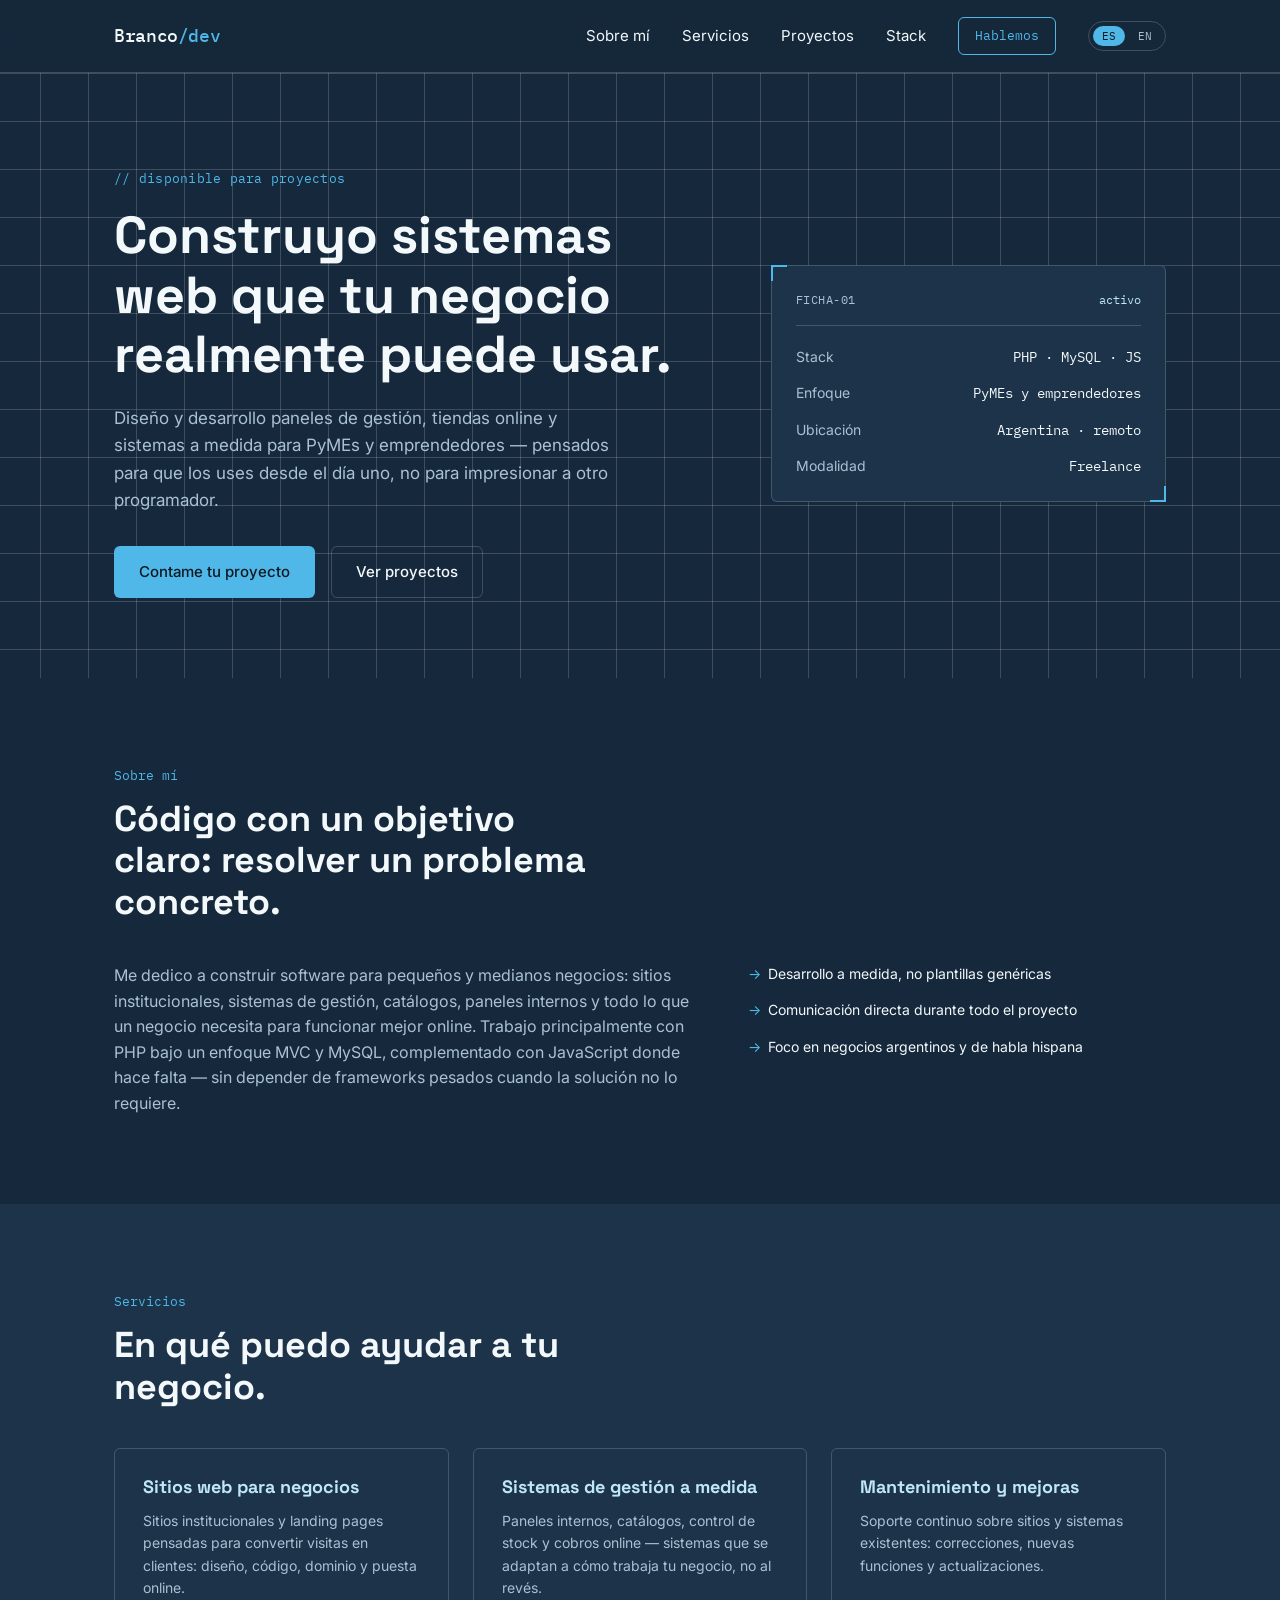
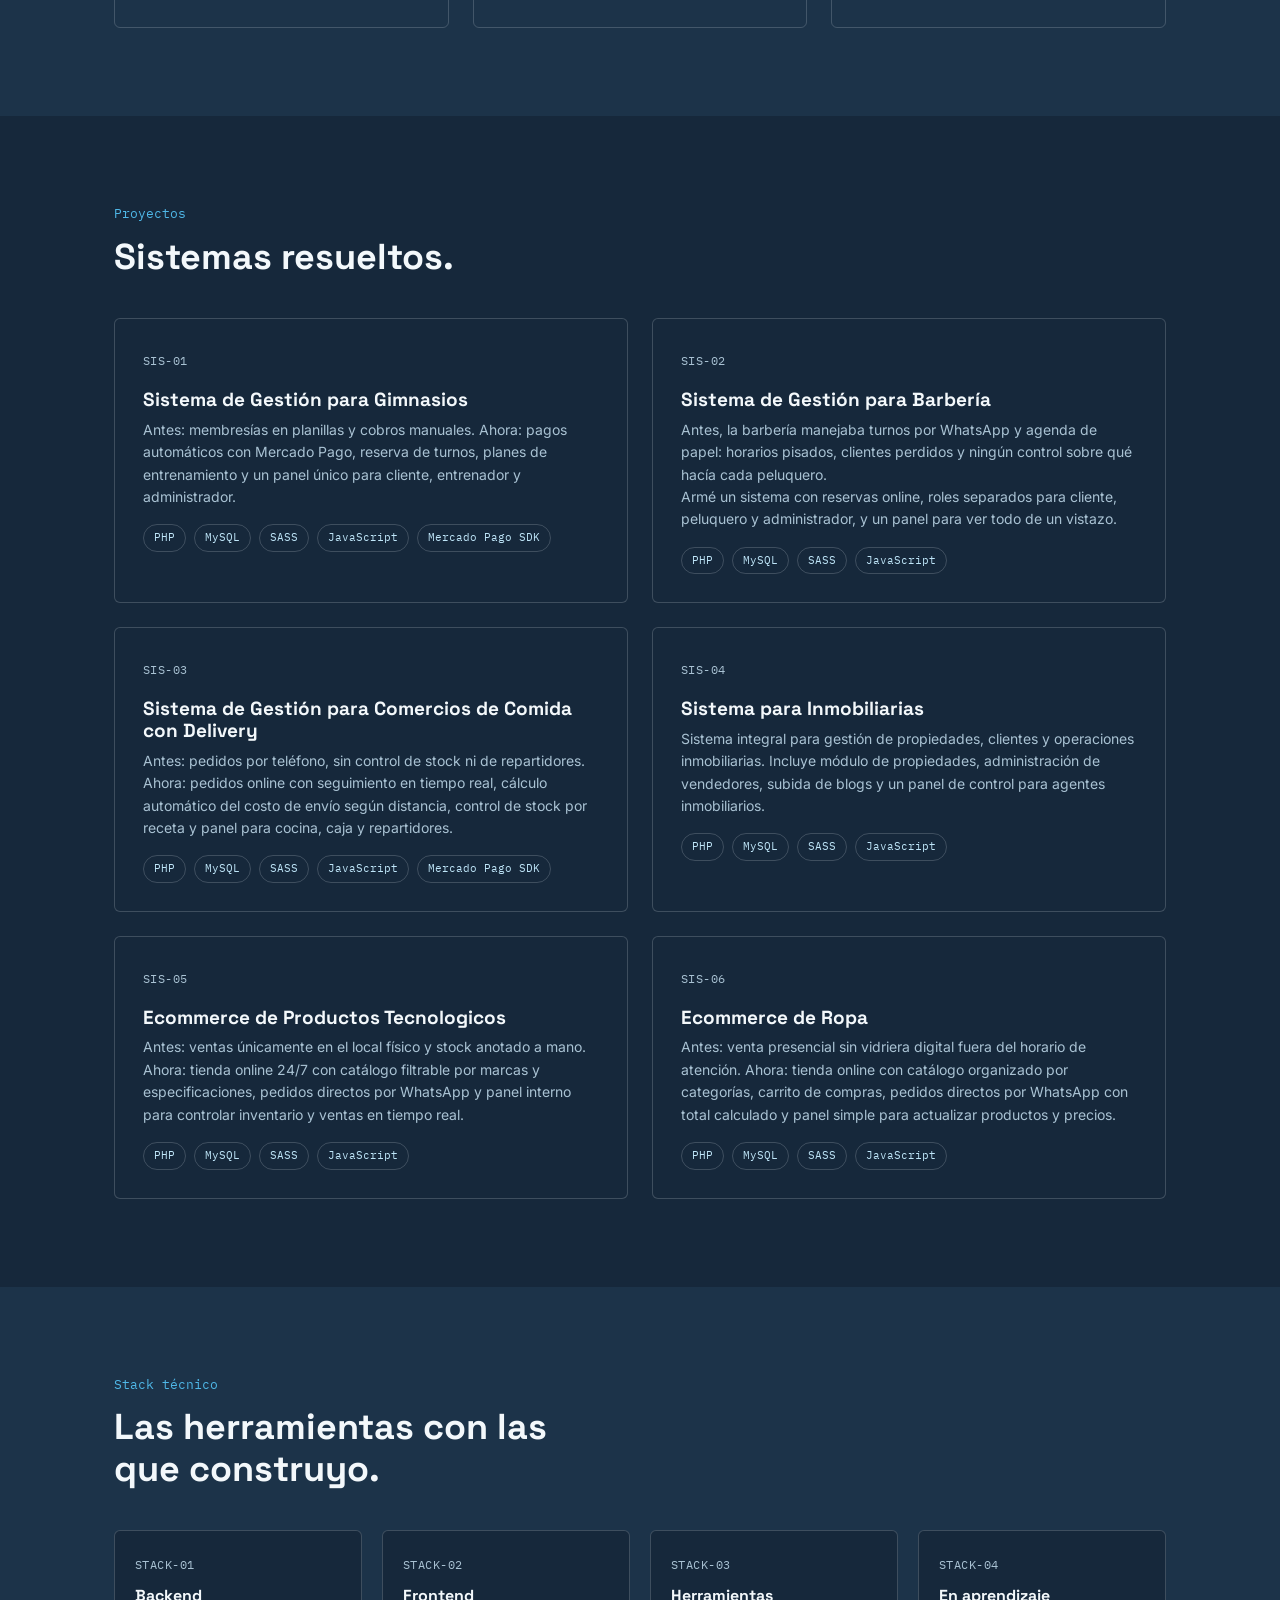
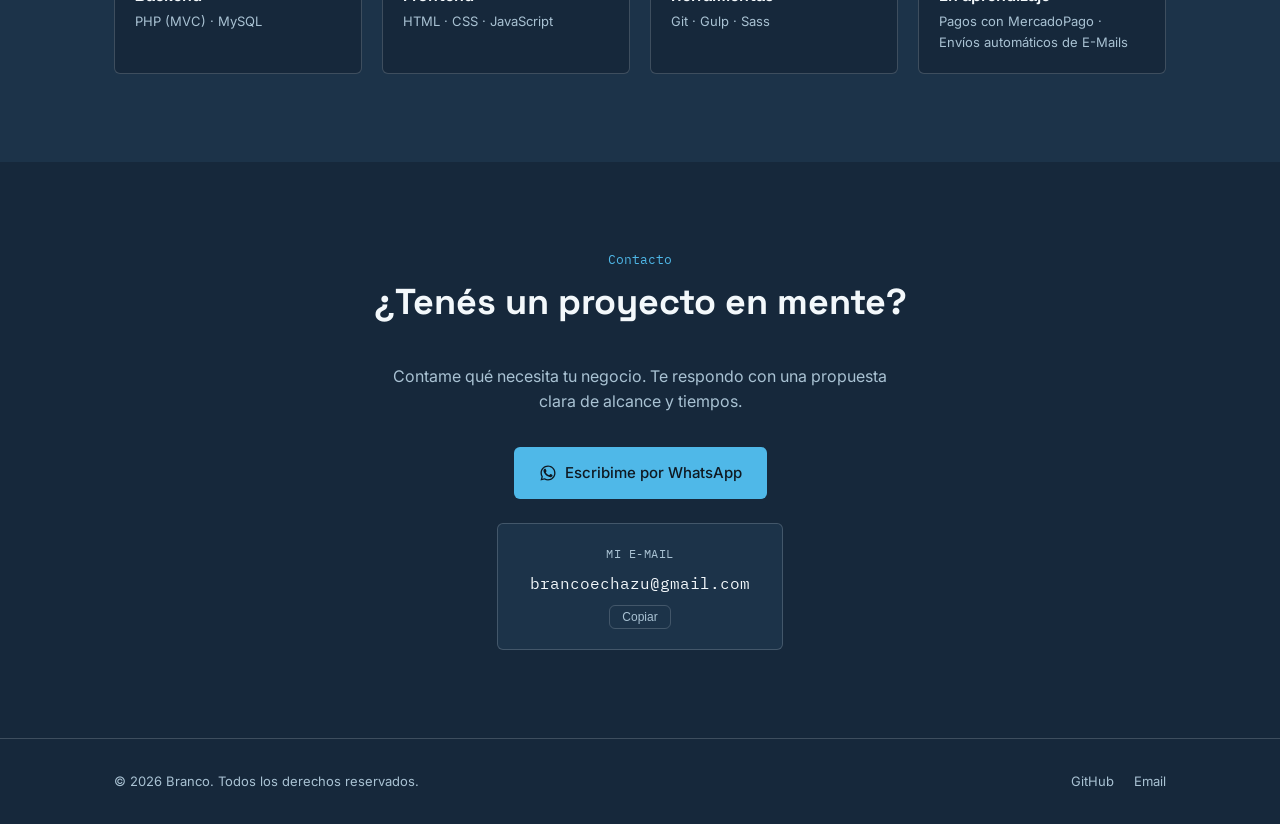
<file: index.html>
<!DOCTYPE html>
<html lang="es">
<head>
<meta charset="UTF-8">
<meta name="viewport" content="width=device-width, initial-scale=1.0">
<link rel="icon" href="img/icon-dev.png">
<title>Branco | Desarrollador web para negocios</title>
<meta name="description" content="Desarrollo sistemas web a medida para PyMEs y emprendedores. PHP, MySQL y soluciones que se adaptan a cómo trabaja tu negocio.">
<link rel="stylesheet" href="styles.css">
</head>
<body>

<header class="site-header">
  <div class="container header-row">
    <a href="#top" class="logo">Branco<span class="logo-mark">/dev</span></a>
    <button class="nav-toggle" id="navToggle" aria-label="Abrir menú" aria-expanded="false">
      <span></span><span></span><span></span>
    </button>
    <nav class="nav" id="siteNav">
      <a href="#sobre-mi" data-i18n="nav_about">Sobre mí</a>
      <a href="#servicios" data-i18n="nav_services">Servicios</a>
      <a href="#proyectos" data-i18n="nav_projects">Proyectos</a>
      <a href="#stack" data-i18n="nav_stack">Stack</a>
      <a href="#contacto" class="nav-cta" data-i18n="nav_contact">Hablemos</a>

      <button class="lang-switch" id="langSwitch" aria-label="Cambiar idioma">
        <span class="lang-option lang-active" data-lang-label="es">ES</span>
        <span class="lang-option" data-lang-label="en">EN</span>
      </button>
    </nav>
  </div>
</header>

<main id="top">

  <section class="hero">
    <div class="container hero-grid">
      <div class="hero-copy">
        <p class="eyebrow" data-i18n="hero_eyebrow">// disponible para proyectos</p>
        <h1 data-i18n="hero_title">Construyo sistemas web que tu negocio realmente puede usar.</h1>
        <p class="hero-lead" data-i18n="hero_lead">Diseño y desarrollo paneles de gestión, tiendas online y sistemas a medida para PyMEs y emprendedores — pensados para que los uses desde el día uno, no para impresionar a otro programador.</p>
        <div class="hero-actions">
          <a href="#contacto" class="btn btn-primary" data-i18n="hero_contact">Contame tu proyecto</a>
          <a href="#proyectos" class="btn btn-ghost" data-i18n="hero_projects">Ver proyectos</a>
        </div>
      </div>
      <div class="hero-panel" aria-hidden="true">
        <div class="spec-card">
          <div class="spec-card-header">
            <span class="spec-id">FICHA-01</span>
            <span class="spec-status">activo</span>
          </div>
          <ul class="spec-list">
            <li><span>Stack</span><span>PHP · MySQL · JS</span></li>
            <li><span>Enfoque</span><span>PyMEs y emprendedores</span></li>
            <li><span>Ubicación</span><span>Argentina · remoto</span></li>
            <li><span>Modalidad</span><span>Freelance</span></li>
          </ul>
        </div>
      </div>
    </div>
  </section>

  <section id="sobre-mi" class="section">
    <div class="container">
      <p class="section-eyebrow" data-i18n="about_eyebrow">Sobre mí</p>
      <h2 class="section-title" data-i18n="about_title">Código con un objetivo claro: resolver un problema concreto.</h2>
      <div class="about-grid">
        <p class="about-text" data-i18n="about_text">Me dedico a construir software para pequeños y medianos negocios: sitios institucionales, sistemas de gestión, catálogos, paneles internos y todo lo que un negocio necesita para funcionar mejor online. Trabajo principalmente con PHP bajo un enfoque MVC y MySQL, complementado con JavaScript donde hace falta — sin depender de frameworks pesados cuando la solución no lo requiere.</p>
        <ul class="about-facts">
          <li data-i18n="about_fact_1">Desarrollo a medida, no plantillas genéricas</li>
          <li data-i18n="about_fact_2">Comunicación directa durante todo el proyecto</li>
          <li data-i18n="about_fact_3">Foco en negocios argentinos y de habla hispana</li>
        </ul>
      </div>
    </div>
  </section>


  <section id="servicios" class="section section-alt">
    <div class="container">
      <p class="section-eyebrow" data-i18n="services_eyebrow">Servicios</p>
      <h2 class="section-title" data-i18n="services_title">En qué puedo ayudar a tu negocio.</h2>
      <div class="services-grid">
        <div class="service-card">
          <h3 data-i18n="service_1_title">Sitios web para negocios</h3>
          <p data-i18n="service_1_desc">Sitios institucionales y landing pages pensadas para convertir visitas en clientes: diseño, código, dominio y puesta online.</p>
        </div>
        <div class="service-card">
          <h3 data-i18n="service_2_title">Sistemas de gestión a medida</h3>
          <p data-i18n="service_2_desc">Paneles internos, catálogos, control de stock y cobros online — sistemas que se adaptan a cómo trabaja tu negocio, no al revés.</p>
        </div>
        <div class="service-card">
          <h3 data-i18n="service_3_title">Mantenimiento y mejoras</h3>
          <p data-i18n="service_3_desc">Soporte continuo sobre sitios y sistemas existentes: correcciones, nuevas funciones y actualizaciones.</p>
        </div>
      </div>
    </div>
  </section>

  <section id="proyectos" class="section">
    <div class="container">
      <p class="section-eyebrow" data-i18n="projects_eyebrow">Proyectos</p>
      <h2 class="section-title" data-i18n="projects_title">Sistemas resueltos.</h2>
      <div class="projects-grid">

        <!-- NOTA: Activar/publicar recién cuando el proyecto esté terminado y tenga capturas reales -->
        <a href="proyecto-gimnasio.html" class="project-card">
          <div class="project-card-top">
            <span class="spec-id">SIS-01</span>
          </div>
          <h3 data-i18n="proj_gimnasio_title">Sistema de Gestión para Gimnasios</h3>
          <p data-i18n="proj_gimnasio_desc">Antes: membresías en planillas y cobros manuales. Ahora: pagos automáticos con Mercado Pago, reserva de turnos, planes de entrenamiento y un panel único para cliente, entrenador y administrador.</p>
          <div class="tag-row">
            <span class="tag">PHP</span>
            <span class="tag">MySQL</span>
            <span class="tag">SASS</span>
            <span class="tag">JavaScript</span>
            <span class="tag">Mercado Pago SDK</span>
          </div>
        </a>

        <a href="proyecto-barbershop.html" class="project-card">
          <div class="project-card-top">
            <span class="spec-id">SIS-02</span>
          </div>
          <h3 data-i18n="proj_barbershop_title">Sistema de Gestión para Barbería</h3>
          <p data-i18n="proj_barbershop_desc">Antes, la barbería manejaba turnos por WhatsApp y agenda de papel: horarios pisados, clientes perdidos y ningún control sobre qué hacía cada peluquero. <br>
            Armé un sistema con reservas online, roles separados para cliente, peluquero y administrador, y un panel para ver todo de un vistazo.</p>
          <div class="tag-row">
            <span class="tag">PHP</span>
            <span class="tag">MySQL</span>
            <span class="tag">SASS</span>
            <span class="tag">JavaScript</span>
          </div>
        </a>

        <a href="proyecto-delivery.html" class="project-card">
          <div class="project-card-top">
            <span class="spec-id">SIS-03</span>
          </div>
          <h3 data-i18n="proj_delivery_title">Sistema de Gestión para Comercios de Comida con Delivery</h3>
          <p data-i18n="proj_delivery_desc">Antes: pedidos por teléfono, sin control de stock ni de repartidores. Ahora: pedidos online con seguimiento en tiempo real, cálculo automático del costo de envío según distancia, control de stock por receta y panel para cocina, caja y repartidores.</p>
          <div class="tag-row">
            <span class="tag">PHP</span>
            <span class="tag">MySQL</span>
            <span class="tag">SASS</span>
            <span class="tag">JavaScript</span>
            <span class="tag">Mercado Pago SDK</span>
          </div>
        </a>

        <a href="proyecto-inmobiliaria.html" class="project-card">
          <div class="project-card-top">
            <span class="spec-id">SIS-04</span>
          </div>
          <h3 data-i18n="proj_inmobiliaria_title">Sistema para Inmobiliarias</h3>
          <p data-i18n="proj_inmobiliaria_desc">Sistema integral para gestión de propiedades, clientes y operaciones inmobiliarias. Incluye módulo de propiedades, administración de vendedores, subida de blogs y un panel de control para agentes inmobiliarios.</p>
          <div class="tag-row">
            <span class="tag">PHP</span>
            <span class="tag">MySQL</span>
            <span class="tag">SASS</span>
            <span class="tag">JavaScript</span>
          </div>
        </a>

        <a href="proyecto-techstore.html" class="project-card">
          <div class="project-card-top">
            <span class="spec-id">SIS-05</span>
          </div>
          <h3 data-i18n="proj_techstore_title">Ecommerce de Productos Tecnologicos</h3>
          <p data-i18n="proj_techstore_desc">Antes: ventas únicamente en el local físico y stock anotado a mano. Ahora: tienda online 24/7 con catálogo filtrable por marcas y especificaciones, pedidos directos por WhatsApp y panel interno para controlar inventario y ventas en tiempo real.</p>
          <div class="tag-row">
            <span class="tag">PHP</span>
            <span class="tag">MySQL</span>
            <span class="tag">SASS</span>
            <span class="tag">JavaScript</span>
          </div>
        </a>

        <a href="proyecto-ecommerce.html" class="project-card">
          <div class="project-card-top">
            <span class="spec-id">SIS-06</span>
          </div>
          <h3 data-i18n="proj_ecommerce_title">Ecommerce de Ropa</h3>
          <p data-i18n="proj_ecommerce_desc">Antes: venta presencial sin vidriera digital fuera del horario de atención. Ahora: tienda online con catálogo organizado por categorías, carrito de compras, pedidos directos por WhatsApp con total calculado y panel simple para actualizar productos y precios.</p>
          <div class="tag-row">
            <span class="tag">PHP</span>
            <span class="tag">MySQL</span>
            <span class="tag">SASS</span>
            <span class="tag">JavaScript</span>
          </div>
        </a>

      </div>
    </div>
  </section>

  <section id="stack" class="section section-alt">
    <div class="container">
      <p class="section-eyebrow" data-i18n="stack_eyebrow">Stack técnico</p>
      <h2 class="section-title" data-i18n="stack_title">Las herramientas con las que construyo.</h2>
      <div class="stack-grid">
        <div class="stack-card">
          <span class="spec-id">STACK-01</span>
          <h3 data-i18n="stack_1_title">Backend</h3>
          <p>PHP (MVC) · MySQL</p>
        </div>
        <div class="stack-card">
          <span class="spec-id">STACK-02</span>
          <h3 data-i18n="stack_2_title">Frontend</h3>
          <p>HTML · CSS · JavaScript</p>
        </div>
        <div class="stack-card">
          <span class="spec-id">STACK-03</span>
          <h3 data-i18n="stack_3_title">Herramientas</h3>
          <p>Git · Gulp · Sass</p>
        </div>
        <div class="stack-card">
          <span class="spec-id">STACK-04</span>
          <h3 data-i18n="stack_4_title">Otros</h3>
          <p>Pagos con MercadoPago · Envíos automáticos de E-Mails</p>
        </div>
      </div>
    </div>
  </section>

  <section id="contacto" class="section contact-section">
    <div class="container">
      <p class="section-eyebrow" data-i18n="contact_eyebrow">Contacto</p>
      <h2 class="section-title" data-i18n="contact_title">¿Tenés un proyecto en mente?</h2>
      <p class="contact-lead" data-i18n="contact_lead">Contame qué necesita tu negocio. Te respondo con una propuesta clara de alcance y tiempos.</p>
        <div class="contact-actions">
          <a href="https://wa.me/5493875978810?text=Hola%20Branco%2C%20tengo%20un%20proyecto%20para%20consultarte" class="btn btn-primary" target="_blank" rel="noopener">
            <svg viewBox="0 0 24 24" width="18" height="18" fill="currentColor" aria-hidden="true">
              <path d="M17.472 14.382c-.297-.149-1.758-.867-2.03-.967-.273-.099-.472-.148-.67.15-.198.297-.767.966-.94 1.164-.173.199-.347.223-.644.075-.297-.149-1.255-.463-2.39-1.475-.883-.788-1.48-1.761-1.653-2.059-.173-.297-.018-.458.13-.606.134-.133.298-.347.446-.52.149-.174.198-.298.298-.497.099-.198.05-.371-.025-.52-.075-.149-.669-1.612-.916-2.207-.242-.579-.487-.5-.669-.51-.173-.008-.371-.01-.57-.01-.198 0-.52.074-.792.372-.272.297-1.04 1.016-1.04 2.479 0 1.462 1.065 2.875 1.213 3.074.149.198 2.096 3.2 5.077 4.487.71.306 1.263.489 1.694.626.712.226 1.36.194 1.872.118.571-.085 1.758-.719 2.006-1.413.248-.694.248-1.289.173-1.413-.074-.124-.272-.198-.57-.347z"/>
              <path d="M12.004 2.003c-5.523 0-10 4.477-10 10 0 1.766.46 3.492 1.334 5.012L2 22l5.114-1.341a9.958 9.958 0 0 0 4.89 1.246h.004c5.523 0 10-4.477 10-10s-4.477-9.902-10.004-9.902zm.001 18.184h-.003a8.223 8.223 0 0 1-4.192-1.148l-.301-.179-3.118.818.833-3.041-.196-.312a8.214 8.214 0 0 1-1.263-4.4c0-4.539 3.695-8.234 8.243-8.234 2.202 0 4.271.858 5.828 2.417a8.181 8.181 0 0 1 2.412 5.825c-.001 4.539-3.696 8.254-8.243 8.254z"/>
            </svg>
            <span data-i18n="whatsapp_btn">Escribime por WhatsApp</span>
          </a>
        </div>

        <div class="email-card">
          <p class="email-card-label" data-i18n="email_label">Mi e-mail</p>
          <p class="email-card-value" id="emailText">brancoechazu@gmail.com</p>
          <button class="copy-btn" id="copyEmailBtn" aria-label="Copiar email" data-i18n="copy_btn">Copiar</button>
        </div>
    </div>
  </section>

</main>

<footer class="site-footer">
  <div class="container footer-row">
    <p><span data-i18n="footer_rights">&copy; 2026 Branco. Todos los derechos reservados.</span></p>
    <div class="footer-links">
      <a href="https://github.com/Brancoo17" target="_blank" rel="noopener">GitHub</a>
      <a href="mailto:brancoechazu@gmail.com" data-i18n="footer_email">Email</a>
    </div>
  </div>
</footer>

<script src="main.js"></script>
</body>
</html>
</file>
<file: styles.css>
@import url('https://fonts.googleapis.com/css2?family=Space+Grotesk:wght@500;700&family=Inter:wght@400;500&family=IBM+Plex+Mono:wght@400;500&display=swap');

:root {
  --bg: #16283b;
  --bg-panel: #1c3349;
  --paper: #ece6d6;
  --ink: #0f1922;
  --accent: #4fb8e8;
  --accent-2: #bfe6f9;
  --text-light: #f3f8fb;
  --text-muted: #a9c2d3;
  --border-line: rgba(243, 248, 251, 0.18);

  --font-display: 'Space Grotesk', sans-serif;
  --font-body: 'Inter', sans-serif;
  --font-mono: 'IBM Plex Mono', monospace;

  --container-width: 1100px;
  --radius: 6px;
}

* { box-sizing: border-box; margin: 0; padding: 0; }

html { scroll-behavior: smooth; }

body {
  background: var(--bg);
  color: var(--text-light);
  font-family: var(--font-body);
  line-height: 1.6;
  -webkit-font-smoothing: antialiased;
}

img { max-width: 100%; display: block; }

a { color: inherit; text-decoration: none; }

.container {
  width: 100%;
  max-width: var(--container-width);
  margin: 0 auto;
  padding: 0 24px;
}

h1, h2, h3 {
  font-family: var(--font-display);
  font-weight: 700;
  line-height: 1.15;
}

/* Header */

.site-header {
  position: sticky;
  top: 0;
  z-index: 100;
  background: rgba(22, 40, 59, 0.9);
  backdrop-filter: blur(8px);
  border-bottom: 1px solid var(--border-line);
}

.header-row {
  display: flex;
  align-items: center;
  justify-content: space-between;
  height: 72px;
}

.logo {
  font-family: var(--font-mono);
  font-size: 18px;
  font-weight: 500;
  letter-spacing: -0.02em;
}

.logo-mark { color: var(--accent); }

.nav {
  display: flex;
  align-items: center;
  gap: 32px;
  font-size: 15px;
}

.nav a {
  position: relative;
  transition: color 0.15s ease;
}

.nav a:not(.nav-cta):hover {
  color: var(--accent-2);
}

.nav a:not(.nav-cta)::after {
  content: "";
  position: absolute;
  left: 0;
  bottom: -4px;
  width: 0;
  height: 2px;
  background: var(--accent);
  transition: width 0.15s ease;
}

.nav a:not(.nav-cta):hover::after {
  width: 100%;
}

.nav-cta {
  border: 1px solid var(--accent);
  color: var(--accent);
  padding: 8px 16px;
  border-radius: var(--radius);
  font-family: var(--font-mono);
  font-size: 13px;
  transition: background 0.15s ease, color 0.15s ease;
}

.nav-cta:hover {
  background: var(--accent);
  color: var(--ink);
}

.nav-toggle {
  display: none;
  flex-direction: column;
  justify-content: center;
  gap: 5px;
  width: 32px;
  height: 32px;
  background: none;
  border: none;
  cursor: pointer;
}

.nav-toggle span {
  display: block;
  height: 2px;
  background: var(--text-light);
  border-radius: 2px;
}

/* Hero */

.hero {
  padding: 96px 0 80px;
  background-image:
    linear-gradient(var(--border-line) 1px, transparent 1px),
    linear-gradient(90deg, var(--border-line) 1px, transparent 1px);
  background-size: 48px 48px;
  background-position: center top;
}

.hero-grid {
  display: grid;
  grid-template-columns: 1.2fr 0.8fr;
  gap: 64px;
  align-items: center;
}

.eyebrow {
  font-family: var(--font-mono);
  font-size: 13px;
  color: var(--accent);
  margin-bottom: 16px;
  letter-spacing: 0.02em;
}

.hero-copy h1 {
  font-size: clamp(32px, 4.5vw, 52px);
  margin-bottom: 20px;
}

.hero-lead {
  font-size: 17px;
  color: var(--text-muted);
  max-width: 46ch;
  margin-bottom: 32px;
}

.hero-actions { display: flex; gap: 16px; flex-wrap: wrap; }

.btn {
  display: inline-flex;
  align-items: center;
  gap: 8px;
  padding: 13px 24px;
  border-radius: var(--radius);
  font-size: 15px;
  font-weight: 500;
  border: 1px solid transparent;
  transition: transform 0.15s ease, border-color 0.15s ease, background 0.15s ease;
}

.btn-primary {
  background: var(--accent);
  color: var(--ink);
}

.btn-primary:hover {
  background: var(--accent-2);
  transform: translateY(-2px);
}

.btn-ghost {
  border-color: var(--border-line);
  color: var(--text-light);
}

.btn-ghost:hover {
  border-color: var(--accent);
  color: var(--accent-2);
  transform: translateY(-2px);
}

/* Spec card (signature element) */

.spec-card {
  background: var(--bg-panel);
  border: 1px solid var(--border-line);
  border-radius: var(--radius);
  padding: 24px;
  position: relative;
}

.spec-card::before,
.spec-card::after {
  content: "";
  position: absolute;
  width: 14px;
  height: 14px;
  border: 2px solid var(--accent);
}

.spec-card::before { top: -1px; left: -1px; border-right: none; border-bottom: none; }
.spec-card::after { bottom: -1px; right: -1px; border-left: none; border-top: none; }

.spec-card-header {
  display: flex;
  justify-content: space-between;
  align-items: center;
  margin-bottom: 20px;
  padding-bottom: 16px;
  border-bottom: 1px solid var(--border-line);
}

.spec-id {
  font-family: var(--font-mono);
  font-size: 12px;
  color: var(--text-muted);
  letter-spacing: 0.04em;
}

.spec-status {
  font-family: var(--font-mono);
  font-size: 12px;
  color: var(--accent-2);
}

.spec-list { display: flex; flex-direction: column; gap: 14px; }

.spec-list li {
  display: flex;
  justify-content: space-between;
  font-size: 14px;
}

.spec-list li span:first-child { color: var(--text-muted); }
.spec-list li span:last-child { font-family: var(--font-mono); }

/* Sections */

.section { padding: 88px 0; }

.section-alt { background: var(--bg-panel); }

.section-eyebrow {
  font-family: var(--font-mono);
  font-size: 13px;
  color: var(--accent);
  margin-bottom: 12px;
}

.section-title {
  font-size: clamp(26px, 3.5vw, 36px);
  margin-bottom: 40px;
  max-width: 22ch;
}

/* About */

.about-grid {
  display: grid;
  grid-template-columns: 1.4fr 1fr;
  gap: 48px;
}

.about-text { color: var(--text-muted); font-size: 16px; max-width: 60ch; }

.about-facts {
  list-style: none;
  display: flex;
  flex-direction: column;
  gap: 14px;
}

.about-facts li {
  font-size: 14px;
  padding-left: 20px;
  position: relative;
}

.about-facts li::before {
  content: "\2192";
  position: absolute;
  left: 0;
  color: var(--accent);
}

/* Stack */

.stack-grid {
  display: grid;
  grid-template-columns: repeat(4, 1fr);
  gap: 20px;
}

.stack-card {
  background: var(--bg);
  border: 1px solid var(--border-line);
  border-radius: var(--radius);
  padding: 20px;
  transition: transform 0.15s ease, border-color 0.15s ease;
}

.stack-card:hover {
  border-color: var(--accent);
  transform: translateY(-3px);
}

.stack-card h3 {
  font-size: 16px;
  margin: 10px 0 6px;
}

.stack-card p {
  font-size: 13px;
  color: var(--text-muted);
}

/* Services */

.services-grid {
  display: grid;
  grid-template-columns: repeat(3, 1fr);
  gap: 24px;
}

.service-card {
  padding: 28px;
  border: 1px solid var(--border-line);
  border-radius: var(--radius);
  transition: transform 0.15s ease, border-color 0.15s ease, background 0.15s ease;
}

.service-card:hover {
  border-color: var(--accent);
  background: var(--bg-panel);
  transform: translateY(-3px);
}

.service-card h3 {
  font-size: 18px;
  margin-bottom: 12px;
  color: var(--accent-2);
}

.service-card p {
  font-size: 14px;
  color: var(--text-muted);
}

/* Projects */

.projects-grid {
  display: grid;
  grid-template-columns: repeat(2, 1fr);
  gap: 24px;
}

.project-card {
  background: var(--bg);
  border: 1px solid var(--border-line);
  border-radius: var(--radius);
  padding: 28px;
  transition: border-color 0.15s ease;
}

.project-card:hover { border-color: var(--accent); }

.project-card-top { margin-bottom: 16px; }

.project-card h3 {
  font-size: 19px;
  margin-bottom: 8px;
}

.project-card p {
  font-size: 14px;
  color: var(--text-muted);
  margin-bottom: 16px;
}

.tag-row { display: flex; gap: 8px; flex-wrap: wrap; }

.tag {
  font-family: var(--font-mono);
  font-size: 11px;
  color: var(--accent-2);
  border: 1px solid var(--border-line);
  padding: 4px 10px;
  border-radius: 999px;
}

/* Project detail page */

.back-link {
  display: inline-block;
  font-family: var(--font-mono);
  font-size: 13px;
  color: var(--text-muted);
  margin-bottom: 24px;
}

.project-hero { padding-bottom: 40px; }

.project-gallery {
  display: grid;
  grid-template-columns: repeat(2, 1fr);
  gap: 24px;
}

.gallery-trigger {
  all: unset;
  display: block;
  width: 100%;
  cursor: zoom-in;
}

.img-modal {
  display: none;
  position: fixed;
  inset: 0;
  background: rgba(22, 40, 59, 0.92);
  z-index: 200;
  align-items: center;
  justify-content: center;
  padding: 40px;
}

.img-modal.open { display: flex; }

.img-modal img {
  max-width: 100%;
  max-height: 100%;
  border-radius: var(--radius);
}

.img-modal-close {
  position: absolute;
  top: 24px;
  right: 32px;
  background: none;
  border: none;
  color: var(--text-light);
  font-size: 32px;
  cursor: pointer;
  line-height: 1;
}

.gallery-item {
  border: 1px solid var(--border-line);
  border-radius: var(--radius);
  overflow: hidden;
}

.gallery-item img { width: 100%; aspect-ratio: 16 / 10; object-fit: cover; }

.gallery-item figcaption {
  padding: 12px 16px;
  font-size: 13px;
  color: var(--text-muted);
  font-family: var(--font-mono);
}

.project-details {
  display: grid;
  grid-template-columns: repeat(3, 1fr);
  gap: 32px;
}

.project-details h2 {
  font-size: 16px;
  color: var(--accent);
  margin-bottom: 10px;
}

.project-details p {
  font-size: 14px;
  color: var(--text-muted);
}

/* Contact */

.contact-section { text-align: center; }

.contact-section .section-title {
  max-width: none;
  margin-left: auto;
  margin-right: auto;
}

.contact-lead {
  color: var(--text-muted);
  max-width: 50ch;
  margin: 0 auto 32px;
}

.contact-actions {
  display: flex;
  gap: 16px;
  justify-content: center;
  align-items: center;
  flex-wrap: wrap;
}

.email-card {
  display: inline-flex;
  flex-direction: column;
  align-items: center;
  gap: 8px;
  margin: 24px auto 0;
  padding: 20px 32px;
  border: 1px solid var(--border-line);
  border-radius: var(--radius);
  background: var(--bg-panel);
}

.email-card-label {
  font-family: var(--font-mono);
  font-size: 12px;
  color: var(--text-muted);
  text-transform: uppercase;
  letter-spacing: 0.04em;
}

.email-card-value {
  font-family: var(--font-mono);
  font-size: 16px;
  color: var(--text-light);
}

.copy-btn {
  border: 1px solid var(--border-line);
  background: none;
  color: var(--text-muted);
  padding: 4px 12px;
  border-radius: var(--radius);
  cursor: pointer;
  font-size: 12px;
  transition: border-color 0.15s ease, color 0.15s ease;
}

.copy-btn:hover {
  border-color: var(--accent);
  color: var(--accent-2);
}

/* Footer */

.site-footer {
  border-top: 1px solid var(--border-line);
  padding: 32px 0;
}

.footer-row {
  display: flex;
  justify-content: space-between;
  align-items: center;
  font-size: 13px;
  color: var(--text-muted);
  flex-wrap: wrap;
  gap: 12px;
}

.footer-links { display: flex; gap: 20px; }

/* Focus visibility */

a:focus-visible, button:focus-visible {
  outline: 2px solid var(--accent);
  outline-offset: 3px;
}

/* Responsive */

@media (max-width: 860px) {
  .hero-grid { grid-template-columns: 1fr; }
  .hero-panel { order: -1; }
  .about-grid { grid-template-columns: 1fr; }
  .stack-grid { grid-template-columns: repeat(2, 1fr); }
  .services-grid { grid-template-columns: 1fr; }
  .projects-grid { grid-template-columns: 1fr; }
  .project-gallery { grid-template-columns: 1fr; }
  .project-details { grid-template-columns: 1fr; }
}

@media (max-width: 640px) {
  .nav-toggle { display: flex; }
  .nav {
    position: absolute;
    top: 72px;
    left: 0;
    right: 0;
    background: var(--bg);
    border-bottom: 1px solid var(--border-line);
    flex-direction: column;
    align-items: flex-start;
    padding: 24px;
    gap: 20px;
    display: none;
  }
  .nav.open { display: flex; }
  .nav-cta { align-self: flex-start; }
}

@media (prefers-reduced-motion: reduce) {
  html { scroll-behavior: auto; }
  .project-card, .btn, .stack-card, .service-card, .nav a, .copy-btn { transition: none; }
  .img-modal img { transition: none; }
}

/* Estilos del selector de idioma (botón ES/EN) */

.lang-switch {
  display: flex;
  align-items: center;
  gap: 4px;
  border: 1px solid var(--border-line);
  border-radius: 999px;
  padding: 4px;
  background: none;
  cursor: pointer;
}

.lang-option {
  font-family: var(--font-mono);
  font-size: 11px;
  padding: 3px 9px;
  border-radius: 999px;
  color: var(--text-muted);
  transition: background 0.15s ease, color 0.15s ease;
}

.lang-option.lang-active {
  background: var(--accent);
  color: var(--ink);
}

.video-wrapper {
  position: relative;
  padding-bottom: 56.25%; /* 16:9 */
  height: 0;
  overflow: hidden;
  border-radius: 12px; /* opcional, para que combine con el resto del diseño */
}

.video-wrapper iframe {
  position: absolute;
  top: 0; left: 0;
  width: 100%;
  height: 100%;
}
</file>
